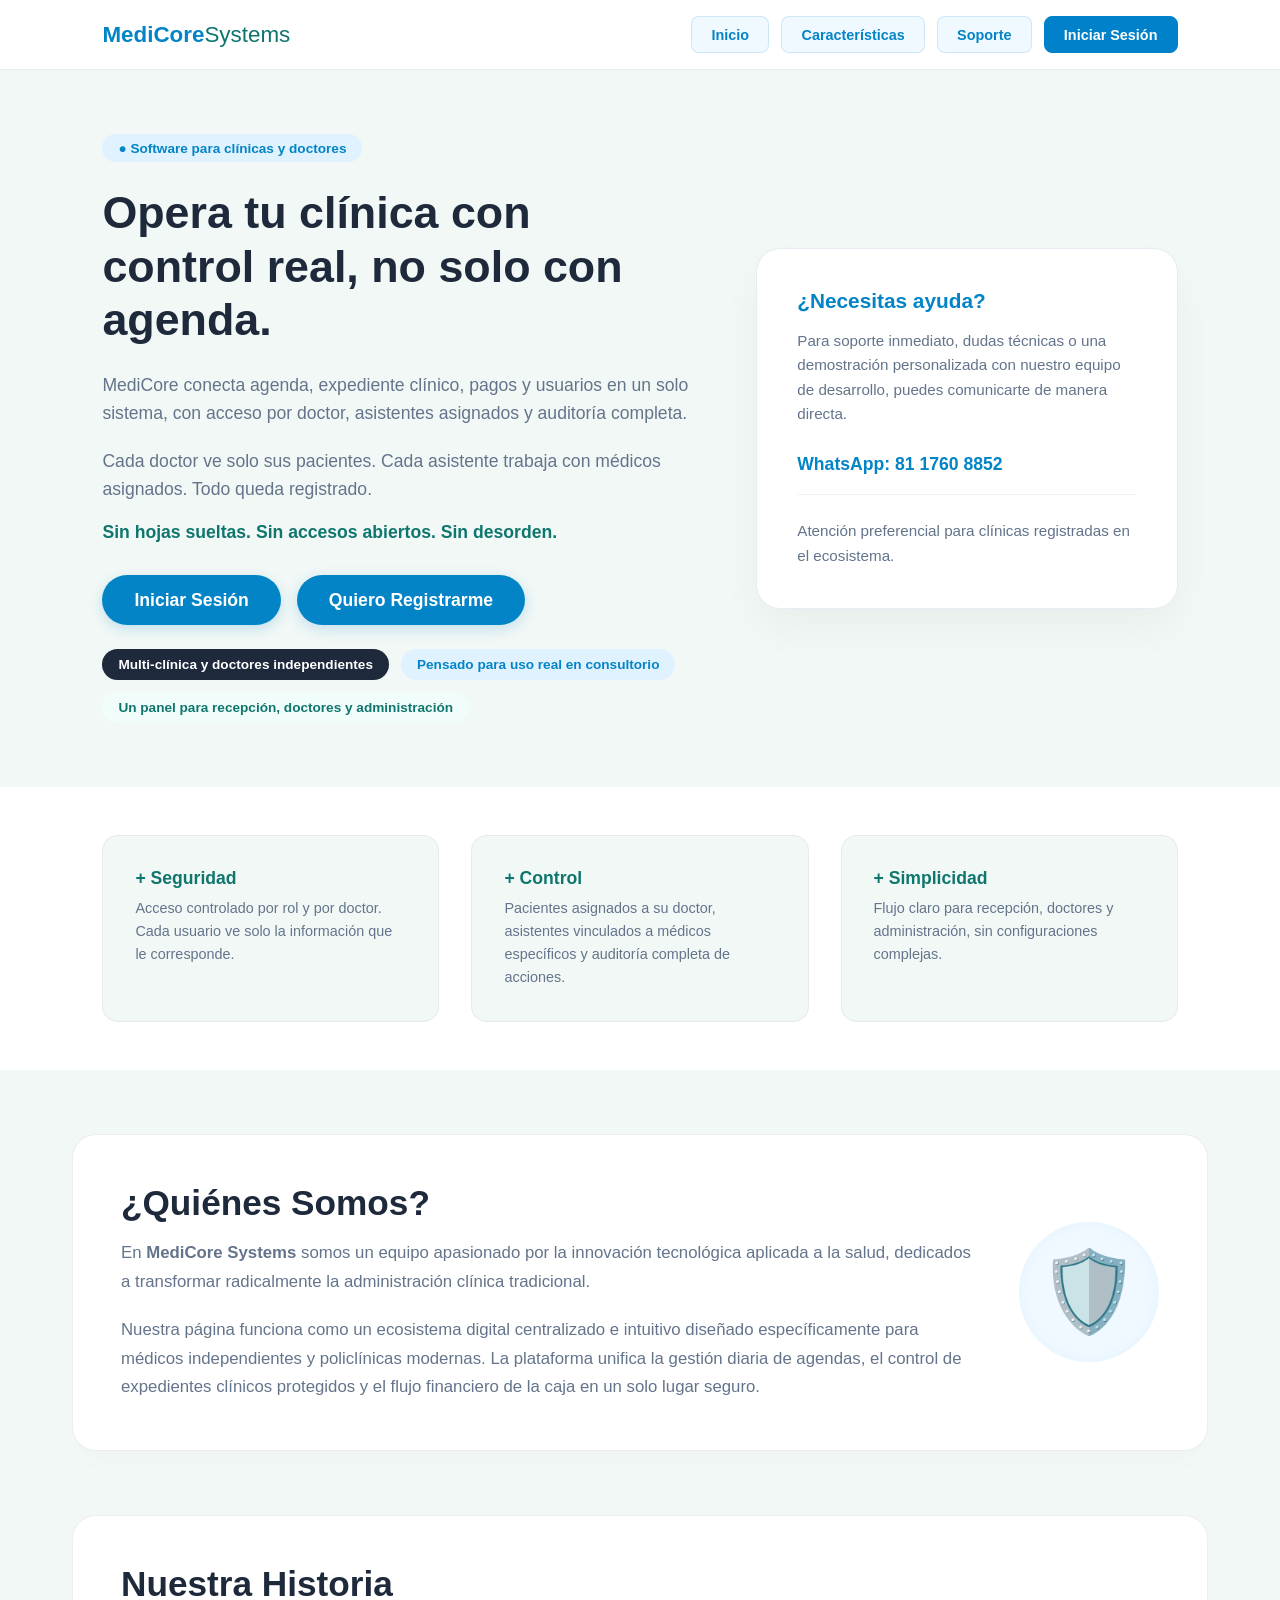
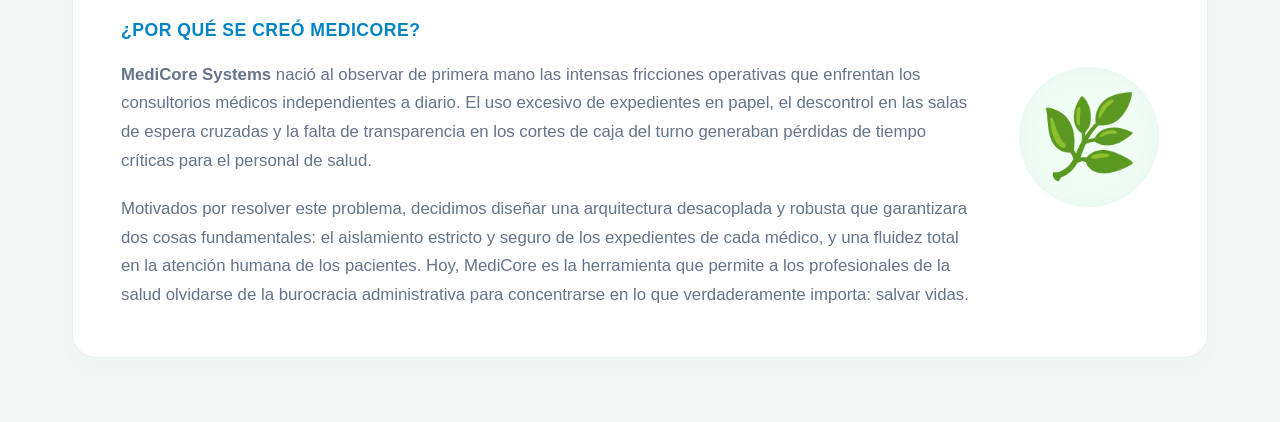
<file: index.html>
<!DOCTYPE html>
<html lang="es">
<head>
    <meta charset="UTF-8">
    <meta name="viewport" content="width=device-width, initial-scale=1.0">
    <title>MediCore Systems - Control Clínico Real</title>
    <link rel="stylesheet" href="Frontend/css/styles.css">
</head>
<body>

    <!-- BARRA DE NAVEGACIÓN SUPERIOR -->
    <header class="main-navbar">
        <div class="nav-logo">
            <strong>MediCore</strong><span>Systems</span>
        </div>
        <!-- En el index.html de la raíz -->
<nav>
    <a href="index.html">Inicio</a>
    <a href="Frontend/caracteristicas.html">Características</a>
    <a href="Frontend/soporte.html">Soporte</a>
    <a href="Frontend/login.html" class="btn-login">Iniciar Sesión</a>
</nav>
    </header>

    <!-- SECCIÓN HERO PRINCIPAL -->
    <div class="hero-overlay-wrapper">
        <main class="hero-container">
            
            <section class="hero-main-content">
                <span class="badge-tag">● Software para clínicas y doctores</span>
                
                <h1>Opera tu clínica con control real, no solo con agenda.</h1>
                
                <p class="hero-description">
                    MediCore conecta agenda, expediente clínico, pagos y usuarios en un solo sistema, 
                     con acceso por doctor, asistentes asignados y auditoría completa.
                </p>
                
                <p class="hero-subdescription">
                    Cada doctor ve solo sus pacientes. Cada asistente trabaja con médicos asignados. 
                    Todo queda registrado.
                </p>
                
                <p class="hero-highlight">
                    <strong>Sin hojas sueltas. Sin accesos abiertos. Sin desorden.</strong>
                </p>

                <!-- ACCIONES PRINCIPALES CORREGIDAS (SIN REPETICIONES) -->
                <div class="cta-actions" style="display: flex; gap: 1rem; align-items: center; margin: 1.5rem 0;">
                    <button class="btn-primary" onclick="location.href='Frontend/login.html'" style="padding: 0.9rem 2rem; font-weight: 700; border-radius: 50px;">Iniciar Sesión</button>
                    <button class="btn-index-register" onclick="location.href='Frontend/registro.html'" style="padding: 0.9rem 2rem; font-weight: 700; border-radius: 50px; background-color: #0284c7; color: white; border: none; cursor: pointer; box-shadow: 0 4px 15px rgba(2, 132, 199, 0.2);">Quiero Registrarme</button>
                </div>

                <div class="features-tags">
                    <span class="tag tag-dark">Multi-clínica y doctores independientes</span>
                    <span class="tag tag-blue">Pensado para uso real en consultorio</span>
                    <span class="tag tag-green">Un panel para recepción, doctores y administración</span>
                </div>
            </section>

            <!-- TARJETA LATERAL DE ATENCIÓN A CLIENTES -->
            <aside class="hero-side-card">
                <h3>¿Necesitas ayuda?</h3>
                <p>Para soporte inmediato, dudas técnicas o una demostración personalizada con nuestro equipo de desarrollo, puedes comunicarte de manera directa.</p>
                <p style="margin: 1rem 0; font-size: 1.1rem; color: #0284c7;"><strong> WhatsApp: 81 1760 8852</strong></p>
                <p class="card-footer-text">Atención preferencial para clínicas registradas en el ecosistema.</p>
            </aside>
            
        </main>
    </div>

    <!-- REJILLA DE CARACTERÍSTICAS CLAVE -->
    <section class="features-grid">
        <div class="feature-card">
            <h4>+ Seguridad</h4>
            <p>Acceso controlado por rol y por doctor. Cada usuario ve solo la información que le corresponde.</p>
        </div>
        <div class="feature-card">
            <h4>+ Control</h4>
            <p>Pacientes asignados a su doctor, asistentes vinculados a médicos específicos y auditoría completa de acciones.</p>
        </div>
        <div class="feature-card">
            <h4>+ Simplicidad</h4>
            <p>Flujo claro para recepción, doctores y administración, sin configuraciones complejas.</p>
        </div>
    </section>

    <!-- ==========================================================================
       SECCIÓN CORPORATIVA: QUIÉNES SOMOS, QUÉ HACEMOS Y NUESTRA HISTORIA
       ========================================================================== -->
    <section class="index-corporate-container">
        
        <!-- Bloque 1: Quiénes Somos -->
        <div class="corporate-card identity-box">
            <div class="corporate-content">
                <h2>¿Quiénes Somos?</h2>
                <p>
                    En <strong>MediCore Systems</strong> somos un equipo apasionado por la innovación tecnológica aplicada a la salud, dedicados a transformar radicalmente la administración clínica tradicional. 
                </p>
                <p>
                    Nuestra página funciona como un ecosistema digital centralizado e intuitivo diseñado específicamente para médicos independientes y policlínicas modernas. La plataforma unifica la gestión diaria de agendas, el control de expedientes clínicos protegidos y el flujo financiero de la caja en un solo lugar seguro.
                </p>
            </div>
            <div class="corporate-icon-graphic">🛡️</div>
        </div>

        <!-- Bloque 2: Nuestra Historia -->
        <div class="corporate-card history-box reverse-layout">
            <div class="corporate-icon-graphic">🌿</div>
            <div class="corporate-content">
                <h2>Nuestra Historia</h2>
                <h3>¿Por qué se creó MediCore?</h3>
                <p>
                    <strong>MediCore Systems</strong> nació al observar de primera mano las intensas fricciones operativas que enfrentan los consultorios médicos independientes a diario. El uso excesivo de expedientes en papel, el descontrol en las salas de espera cruzadas y la falta de transparencia en los cortes de caja del turno generaban pérdidas de tiempo críticas para el personal de salud.
                </p>
                <p>
                    Motivados por resolver este problema, decidimos diseñar una arquitectura desacoplada y robusta que garantizara dos cosas fundamentales: el aislamiento estricto y seguro de los expedientes de cada médico, y una fluidez total en la atención humana de los pacientes. Hoy, MediCore es la herramienta que permite a los profesionales de la salud olvidarse de la burocracia administrativa para concentrarse en lo que verdaderamente importa: salvar vidas.
                </p>
            </div>
        </div>

    </section>

</body>
</html>
</file>
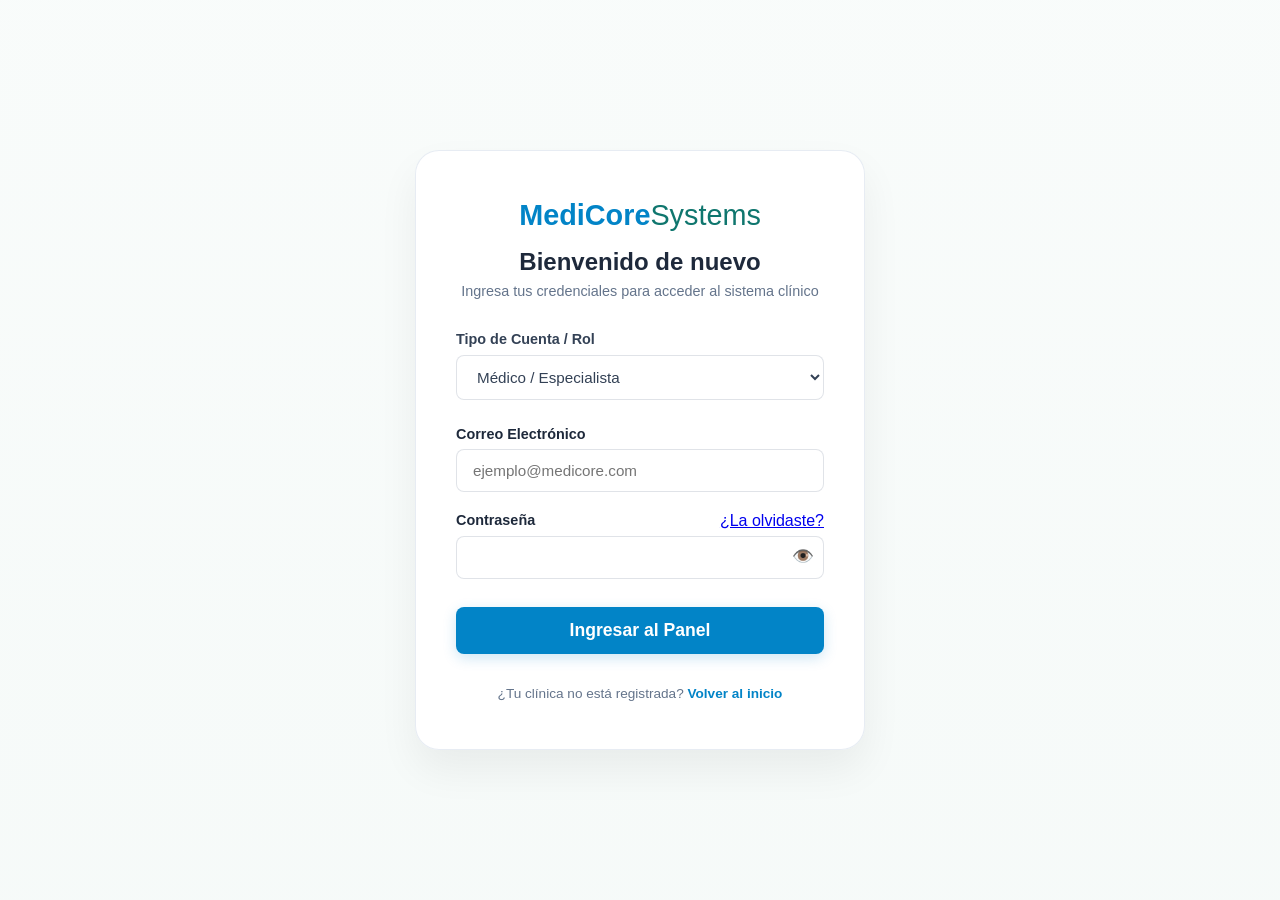
<file: Frontend/login.html>
<!DOCTYPE html>
<html lang="es">
<head>
    <meta charset="UTF-8">
    <meta name="viewport" content="width=device-width, initial-scale=1.0">
    <title>MediCore Systems - Iniciar Sesión</title>
    <!-- Vinculamos el CSS general desde la carpeta superior -->
    <link rel="stylesheet" href="css/styles.css">
</head>
<body class="login-body">

    <!-- Contenedor central del Login -->
    <main class="login-card">
        <div class="login-header">
            <div class="nav-logo">
                <strong>MediCore</strong><span>Systems</span>
            </div>
            <h2>Bienvenido de nuevo</h2>
            <p>Ingresa tus credenciales para acceder al sistema clínico</p>
        </div>

        <!-- Formulario de Acceso -->
        <form class="login-form" action="#" method="POST">
            <div class="form-group">
                <!-- NUEVO: Selector de Rol Clínico -->
                <div class="form-element" style="display: flex; flex-direction: column; gap: 0.5rem; margin-bottom: 1.25rem; text-align: left;">
                    <label for="role" style="font-weight: 600; font-size: 0.9rem; color: #334155;">Tipo de Cuenta / Rol</label>
                    <select id="role" style="padding: 0.75rem 1rem; border: 1px solid rgba(100, 116, 139, 0.2); border-radius: 8px; font-size: 0.95rem; background-color: #ffffff; color: #334155; width: 100%; box-sizing: border-box; cursor: pointer;">
                        <option value="medico"> Médico / Especialista</option>
                        <option value="admin"> Administrador (Dueño)</option>
                        <option value="finanzas"> Control de Caja y Finanzas</option>
                    </select>
                </div>
                <label for="email">Correo Electrónico</label>
                <input type="email" id="email" name="email" placeholder="ejemplo@medicore.com" required>
            </div>

            <div class="form-group">
                <div style="display: flex; justify-content: space-between;">
                    <label for="loginPassword">Contraseña</label>
                    <a href="#" class="forgot-link">¿La olvidaste?</a>
                </div>
                
                <!-- Contenedor relativo para posicionar el botón encima del input -->
                <div style="position: relative; width: 100%;">
                    <input 
                        type="password" 
                        id="loginPassword" 
                        minlength="8" 
                        pattern="^(?=.*[a-z])(?=.*[A-Z])(?=.*\d)[A-Za-z\d]{8,}$"
                        title="La contraseña debe tener al menos 8 caracteres, incluir letras mayúsculas, minúsculas y números, sin espacios ni caracteres especiales."
                        required
                        style="width: 100%; padding-right: 40px; box-sizing: border-box;"
                    >
                    <!-- Botón del ojo interactivo -->
                    <button type="button" id="btnTogglePassword" style="position: absolute; right: 10px; top: 50%; transform: translateY(-50%); background: none; border: none; cursor: pointer; font-size: 1.1rem; padding: 0; line-height: 1;">
                        👁️
                    </button>
                </div>
                
                <!-- Contenedor dinámico para mostrar el error de validación -->
                <div id="errorPassword" style="color: #ef4444; font-size: 0.8rem; margin-top: 4px; display: none;"></div>
            </div>

            <!-- Botón de Entrada Interactiva -->
            <button type="submit" class="btn-primary btn-login-submit">Ingresar al Panel</button>
        </form>

        <div class="login-footer">
            <p>¿Tu clínica no está registrada? <a href="../index.html">Volver al inicio</a></p>
        </div>
    </main>
    
    <script src="js/login.js"></script>

</body>
</html>
</file>
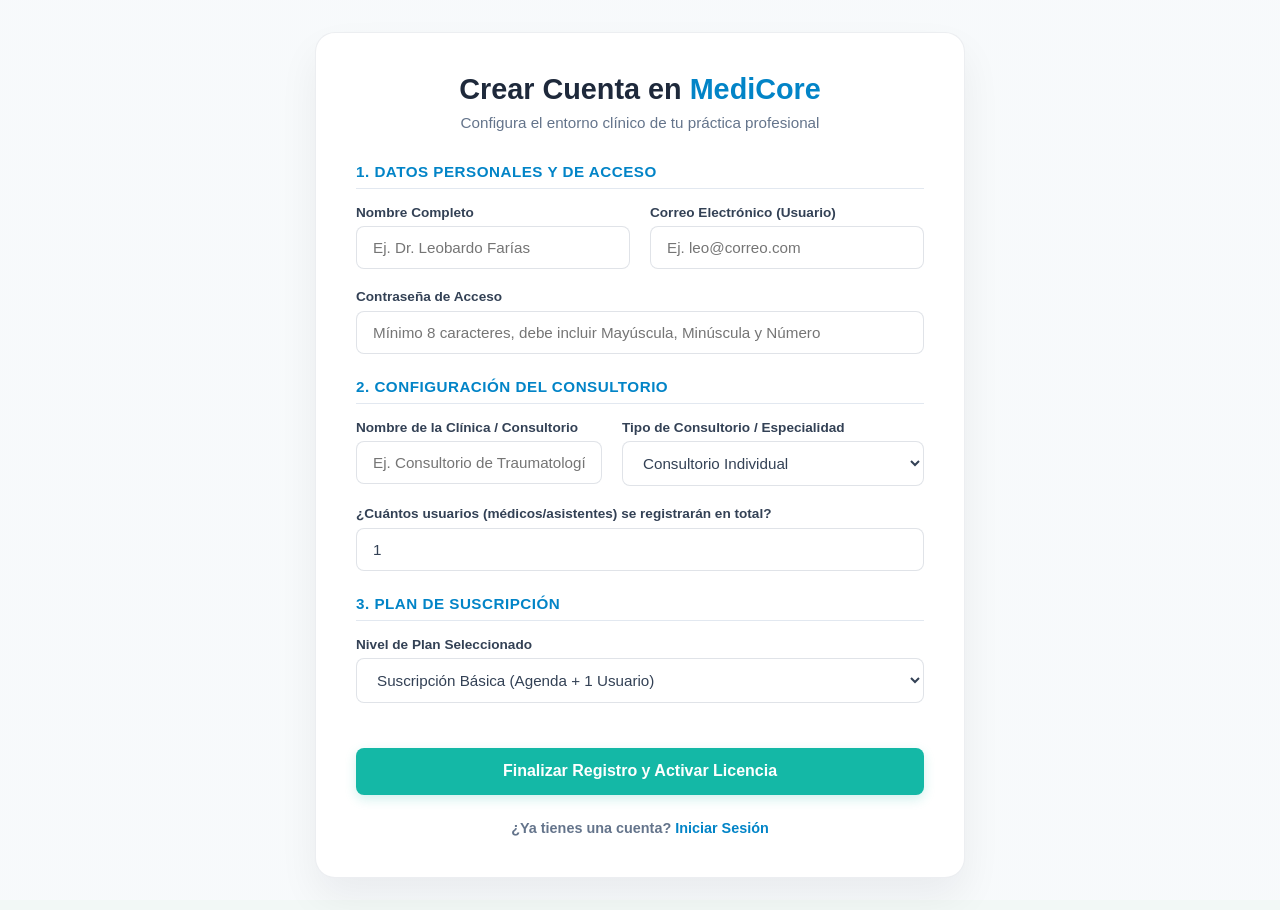
<file: Frontend/registro.html>
<!DOCTYPE html>
<html lang="es">
<head>
    <meta charset="UTF-8">
    <meta name="viewport" content="width=device-width, initial-scale=1.0">
    <title>MediCore Systems - Registro de Suscripción</title>
    <link rel="stylesheet" href="css/styles.css">
</head>
<body class="register-body">

    <!-- Capa difuminada de fondo opcional si tu CSS base la requiere, el fondo ya maneja la imagen tenue -->
    <div class="register-card">
        
        <!-- Encabezado corporativo (Textos centrados) -->
        <div class="register-header">
            <h1>Crear Cuenta en <span class="brand-blue">MediCore</span></h1>
            <p>Configura el entorno clínico de tu práctica profesional</p>
        </div>

        <form id="formRegistroCompleto">
            
            <!-- SECCIÓN 1: DATOS DE ACCESO -->
            <h3 class="section-title">1. Datos Personales y de Acceso</h3>
            <div class="register-form-grid">
                <div class="form-group-block">
                    <label>Nombre Completo</label>
                    <input type="text" id="regNombre" placeholder="Ej. Dr. Leobardo Farías" required>
                </div>
                <div class="form-group-block">
                    <label>Correo Electrónico (Usuario)</label>
                    <input type="email" id="regUsuario" placeholder="Ej. leo@correo.com" required>
                </div>
            </div>
            
            <!-- Campo de Contraseña integrado de manera limpia en la misma estructura del formulario -->
            <div class="form-group-block single-row-input" style="margin-top: 15px;">
                <label>Contraseña de Acceso</label>
                <input type="password" id="regPassword" placeholder="Mínimo 8 caracteres, debe incluir Mayúscula, Minúscula y Número" required>
            </div>

            <!-- SECCIÓN 2: DATOS DEL CONSULTORIO -->
            <h3 class="section-title">2. Configuración del Consultorio</h3>
            <div class="register-form-grid">
                <div class="form-group-block">
                    <label>Nombre de la Clínica / Consultorio</label>
                    <input type="text" id="regConsultorio" placeholder="Ej. Consultorio de Traumatología Norte" required>
                </div>
                <div class="form-group-block">
                    <label>Tipo de Consultorio / Especialidad</label>
                    <select id="regTipoConsultorio">
                        <option value="individual">Consultorio Individual</option>
                        <option value="policlinica">Policlínica / Especialidades Múltiples</option>
                        <option value="dental">Clínica Dental</option>
                        <option value="general">Centro de Atención Primaria</option>
                        <option value="general">Clínica de psicología</option>
                        <option value="general">Otro</option>
                    </select>
                </div>
            </div>

            <div class="form-group-block single-row-input">
                <label>¿Cuántos usuarios (médicos/asistentes) se registrarán en total?</label>
                <input type="number" id="regCantidadUsuarios" min="1" max="50" value="1" required>
            </div>

            <!-- SECCIÓN 3: PLAN DE SUSCRIPCIÓN -->
            <h3 class="section-title">3. Plan de Suscripción</h3>
            <div class="form-group-block single-row-input">
                <label>Nivel de Plan Seleccionado</label>
                <select id="regPlan">
                    <option value="basica">Suscripción Básica (Agenda + 1 Usuario)</option>
                    <option value="avanzada">Suscripción Avanzada (Agenda + Expedientes + 5 Usuarios)</option>
                    <option value="completa">Suscripción Completa (Todo incluido ilimitado + Control de Caja)</option>
                </select>
            </div>

            <!-- Botones de Acción con Iluminación Premium -->
            <button type="submit" class="btn-register-submit" style="margin-top: 25px;">Finalizar Registro y Activar Licencia</button>
            
            <div class="register-footer-links">
                <a href="login.html">¿Ya tienes una cuenta? <span class="login-span">Iniciar Sesión</span></a>
            </div>
        </form>

    </div>

    <script src="js/registro_control.js"></script>
</body>
</html>
</file>
<file: Frontend/css/styles.css>
/* ==========================================================================
   1. VARIABLES DE COLOR (PALETA AZUL CLARO Y VERDE MENTA)
   ========================================================================== */
:root {
    --bg-light: #f2f8f6;       /* Fondo general verde menta extremadamente pálido */
    --text-main: #1e293b;      /* Azul pizarra oscuro para textos principales */
    --text-muted: #64748b;    /* Gris azulado para descripciones */
    
    --blue-light: #e0f2fe;     /* Azul claro para fondos secundarios */
    --blue-brand: #0284c7;     /* Azul principal (Cielo/Océano) */
    --blue-hover: #0369a1;     /* Azul oscuro de respaldo */
    
    --menta-brand: #2dd4bf;    /* Verde menta brillante para acentos e interactividad */
    --menta-light: #f0fdfa;    /* Fondo suave verde menta */
    --menta-text: #0f766e;     /* Verde menta oscuro para textos legibles */
    
    --border-card: rgba(226, 232, 240, 0.8);
}

/* ==========================================================================
   2. ESTILOS GLOBALES
   ========================================================================== */
* {
    margin: 0;
    padding: 0;
    box-sizing: border-box;
    font-family: 'Segoe UI', Tahoma, Geneva, Verdana, sans-serif;
}

body {
    background-color: var(--bg-light);
    color: var(--text-main);
    min-height: 100vh;
    display: flex;
    flex-direction: column;
}

/* ==========================================================================
   3. MENÚ SUPERIOR (NAVBAR)
   ========================================================================== */
.main-navbar {
    background-color: rgba(255, 255, 255, 0.95);
    backdrop-filter: blur(10px); /* Efecto esmerilado moderno */
    border-bottom: 1px solid var(--border-card);
    display: flex;
    justify-content: space-between;
    align-items: center;
    padding: 1rem 8%;
    position: sticky;
    top: 0;
    z-index: 100;
}

.nav-logo {
    font-size: 1.4rem;
    color: var(--blue-brand);
}

.nav-logo span {
    color: var(--menta-text);
    font-weight: 300;
}

.nav-links {
    display: flex;
    align-items: center;
    gap: 2rem;
}

.nav-links a {
    text-decoration: none;
    color: var(--text-muted);
    font-weight: 500;
    transition: color 0.2s ease;
}

.nav-links a:hover, .nav-links a.active {
    color: var(--blue-brand);
}

/* Botón transparente del menú superior */
.btn-nav-login {
    background-color: transparent;
    color: var(--blue-brand);
    border: 2px solid var(--blue-brand);
    padding: 0.5rem 1.2rem;
    font-weight: 600;
    border-radius: 6px;
    cursor: pointer;
    transition: all 0.3s ease; /* Transición suave */
}

/* Hover del botón del menú: Cambia a verde menta sólido con texto oscuro */
.btn-nav-login:hover {
    background-color: var(--menta-brand);
    border-color: var(--menta-brand);
    color: #1e293b;
    box-shadow: 0 4px 12px rgba(45, 212, 191, 0.3);
}

/* ==========================================================================
   4. CONTENEDOR CON IMAGEN DE FONDO CLÍNICO (OPACIDAD AJUSTADA)
   ========================================================================== */
.hero-overlay-wrapper {
    /* Fondo optimizado para que la imagen del consultorio se vea clara y nítida */
    background: linear-gradient(rgba(242, 248, 246, 0.35), rgba(242, 248, 246, 0.5)), 
                url('https://images.unsplash.com/photo-1629909613654-28e377c37b09?auto=format&fit=crop&w=1920&q=80') no-repeat center center/cover;
    padding: 4rem 8%;
    flex-grow: 1;
    display: flex;
    align-items: center;
}

.hero-container {
    display: grid;
    grid-template-columns: 1.4fr 1fr;
    gap: 4rem;
    align-items: center;
    width: 100%;
}

@media (max-width: 968px) {
    .hero-container {
        grid-template-columns: 1fr;
        gap: 2.5rem;
    }
}

/* ==========================================================================
   5. SECCIÓN IZQUIERDA (CONTENIDO)
   ========================================================================== */
.hero-main-content h1 {
    font-size: 2.8rem;
    font-weight: 700;
    line-height: 1.2;
    margin: 1.5rem 0;
    color: var(--text-main);
}

.badge-tag {
    display: inline-block;
    background-color: var(--blue-light);
    color: var(--blue-brand);
    padding: 0.4rem 1rem;
    border-radius: 20px;
    font-size: 0.85rem;
    font-weight: 600;
}

.hero-description, .hero-subdescription {
    font-size: 1.1rem;
    color: var(--text-muted);
    line-height: 1.6;
    margin-bottom: 1.2rem;
}

.hero-highlight {
    font-size: 1.1rem;
    margin-bottom: 2rem;
    color: var(--menta-text);
}

.cta-actions {
    display: flex;
    align-items: center;
    gap: 1.5rem;
    margin-bottom: 1.5rem;
    flex-wrap: wrap;
}

/* Botón principal de la sección izquierda */
.btn-primary {
    background-color: var(--blue-brand);
    color: #ffffff;
    border: none;
    padding: 0.9rem 2rem;
    font-size: 1.1rem;
    font-weight: 600;
    border-radius: 8px;
    cursor: pointer;
    box-shadow: 0 4px 14px rgba(2, 132, 199, 0.2);
    transition: all 0.3s ease; /* Transición suave */
}

/* Hover del botón principal: Cambia dinámicamente a verde menta brillante */
.btn-primary:hover {
    background-color: var(--menta-brand);
    color: #1e293b; /* Texto oscuro para perfecto contraste */
    transform: translateY(-2px); /* Efecto de elevación */
    box-shadow: 0 6px 18px rgba(45, 212, 191, 0.4);
}

.cta-info {
    font-size: 1rem;
    color: var(--text-muted);
}

.provider-link {
    font-size: 0.85rem;
    color: var(--text-muted);
    margin-bottom: 2.5rem;
}

.provider-link a {
    color: var(--blue-brand);
}

.features-tags {
    display: flex;
    gap: 0.75rem;
    flex-wrap: wrap;
}

.tag {
    padding: 0.5rem 1rem;
    border-radius: 20px;
    font-size: 0.85rem;
    font-weight: 600;
}

.tag-dark { background-color: #1e293b; color: #ffffff; }
.tag-blue { background-color: var(--blue-light); color: var(--blue-brand); }
.tag-green { background-color: var(--menta-light); color: var(--menta-text); }

/* ==========================================================================
   6. TARJETA DE ACCESO LATERAL
   ========================================================================== */
.hero-side-card {
    background-color: rgba(255, 255, 255, 0.9);
    border: 1px solid var(--border-card);
    border-radius: 24px;
    padding: 2.5rem;
    box-shadow: 0 20px 40px rgba(0, 0, 0, 0.04);
    backdrop-filter: blur(5px);
}

.hero-side-card h3 {
    font-size: 1.3rem;
    font-weight: 700;
    margin-bottom: 1rem;
    color: var(--blue-brand);
}

.hero-side-card p {
    font-size: 0.95rem;
    color: var(--text-muted);
    line-height: 1.6;
    margin-bottom: 1.5rem;
}

.blue-link {
    color: var(--blue-brand);
    font-weight: 600;
}

.card-footer-text {
    margin-bottom: 0 !important;
    border-top: 1px solid rgba(0, 0, 0, 0.05);
    padding-top: 1.5rem;
}

/* ==========================================================================
   7. CUADRÍCULA INFERIOR (TARJETAS DE ATRIBUTOS)
   ========================================================================== */
.features-grid {
    display: grid;
    grid-template-columns: repeat(3, 1fr);
    gap: 2rem;
    padding: 3rem 8%;
    background-color: #ffffff; /* Genera contraste absoluto con el contenedor del fondo */
}

@media (max-width: 768px) {
    .features-grid {
        grid-template-columns: 1fr;
    }
}

.feature-card {
    background-color: var(--bg-light);
    border: 1px solid var(--border-card);
    border-radius: 16px;
    padding: 2rem;
    transition: transform 0.2s ease;
}

.feature-card:hover {
    transform: translateY(-5px); /* Animación sutil al pasar el cursor */
}

.feature-card h4 {
    font-size: 1.1rem;
    font-weight: 700;
    margin-bottom: 0.5rem;
    color: var(--menta-text); /* El signo "+" se destaca en tono menta oscuro */
}

.feature-card p {
    font-size: 0.9rem;
    color: var(--text-muted);
    line-height: 1.6;
}

/* ==========================================================================
   8. OPTIMIZACIÓN RESPONSIVA ADICIONAL PARA MÓVILES (PANTALLAS CHICAS)
   ========================================================================== */
@media (max-width: 600px) {
    /* Ajustes en la barra de navegación para que no se sature */
    .main-navbar {
        padding: 1rem 5%; /* Menos espacio a los lados en celulares */
        flex-direction: column; /* Alinea el logo arriba y el botón abajo si es necesario */
        gap: 0.8rem;
    }

    /* Ocultamos los enlaces de texto secundarios en celular para evitar desbordes */
    .nav-links a {
        display: none; 
    }

    /* Hacemos que el botón de login ocupe un espacio cómodo */
    .btn-nav-login {
        padding: 0.4rem 1rem;
        font-size: 0.9rem;
    }

    /* Ajustes en el texto principal para que no se vea gigante en pantallas chicas */
    .hero-overlay-wrapper {
        padding: 2.5rem 5%;
    }

    .hero-main-content h1 {
        font-size: 2rem; /* Tamaño de letra más adecuado para teléfonos */
        margin: 1rem 0;
    }

    /* Los botones y textos de llamada a la acción se centran o apilan */
    .cta-actions {
        flex-direction: column;
        align-items: stretch;
        gap: 1rem;
    }

    .btn-primary {
        width: 100%; /* El botón ocupa todo el ancho del celular, siendo más fácil de presionar */
        text-align: center;
    }

    .cta-info {
        text-align: center;
        font-size: 0.9rem;
    }

    /* Tarjeta lateral se ajusta al espacio disponible */
    .hero-side-card {
        padding: 1.5rem;
        border-radius: 16px;
    }

    /* Tarjetas de calidad inferiores */
    .features-grid {
        padding: 2rem 5%;
        gap: 1.5rem;
    }
}

/* ==========================================================================
   9. ESTILOS ESPECÍFICOS PARA LA PANTALLA DE LOGIN
   ========================================================================== */
.login-body {
    background: linear-gradient(rgba(242, 248, 246, 0.5), rgba(242, 248, 246, 0.7)), 
                url('https://images.unsplash.com/photo-1629909613654-28e377c37b09?auto=format&fit=crop&w=1920&q=80') no-repeat center center/cover;
    display: flex;
    justify-content: center;
    align-items: center;
    padding: 2rem;
    min-height: 100vh;
}

.login-card {
    background-color: rgba(255, 255, 255, 0.95);
    backdrop-filter: blur(8px);
    border: 1px solid var(--border-card);
    border-radius: 24px;
    padding: 3rem 2.5rem;
    width: 100%;
    max-width: 450px;
    box-shadow: 0 20px 40px rgba(0, 0, 0, 0.06);
}

.login-header {
    text-align: center;
    margin-bottom: 2rem;
}

.login-header .nav-logo {
    font-size: 1.8rem;
    margin-bottom: 1rem;
}

.login-header h2 {
    font-size: 1.5rem;
    font-weight: 700;
    color: var(--text-main);
    margin-bottom: 0.4rem;
}

.login-header p {
    font-size: 0.9rem;
    color: var(--text-muted);
}

/* Campos de entrada de datos (Inputs) */
.login-form {
    display: flex;
    flex-direction: column;
    gap: 1.25rem;
}

.form-group {
    display: flex;
    flex-direction: column;
    gap: 0.4rem;
}

.form-group label {
    font-size: 0.9rem;
    font-weight: 600;
    color: var(--text-main);
}

.password-label-row {
    display: flex;
    justify-content: space-between;
    align-items: center;
}

.forgot-password {
    font-size: 0.8rem;
    color: var(--blue-brand);
    text-decoration: none;
    font-weight: 500;
}

.forgot-password:hover {
    text-decoration: underline;
}

.login-form input {
    background-color: #ffffff;
    border: 1px solid rgba(100, 116, 139, 0.2);
    border-radius: 8px;
    padding: 0.75rem 1rem;
    font-size: 0.95rem;
    color: var(--text-main);
    transition: all 0.2s ease;
}

/* Foco interactivo con el azul de la marca */
.login-form input:focus {
    outline: none;
    border-color: var(--blue-brand);
    box-shadow: 0 0 0 3px rgba(2, 132, 199, 0.15);
}

/* Modificación del botón para abarcar todo el formulario */
.btn-login-submit {
    width: 100%;
    margin-top: 0.5rem;
    padding: 0.8rem;
}

.login-footer {
    text-align: center;
    margin-top: 2rem;
    font-size: 0.85rem;
    color: var(--text-muted);
}

.login-footer a {
    color: var(--blue-brand);
    text-decoration: none;
    font-weight: 600;
}

.login-footer a:hover {
    text-decoration: underline;
}

/* Ajuste responsivo para celulares muy pequeños */
@media (max-width: 480px) {
    .login-card {
        padding: 2rem 1.5rem;
    }
}

/* ==========================================================================
   10. ESTILOS ESPECÍFICOS PARA EL DASHBOARD PRINCIPAL
   ========================================================================== */
.dashboard-body {
    background-color: #f8fafc; /* Fondo gris claro clínico muy limpio */
    min-height: 100vh;
    display: block;
}

.dashboard-wrapper {
    display: grid;
    grid-template-columns: 260px 1fr; /* Columna fija para el menú, el resto para contenido */
    min-height: 100vh;
    width: 100%;
}

/* --- BARRA LATERAL (SIDEBAR) --- */
.dashboard-sidebar {
    background-color: #ffffff;
    border-right: 1px solid var(--border-card);
    display: flex;
    flex-direction: column;
    justify-content: space-between;
    padding: 2rem 1.5rem;
    position: sticky;
    top: 0;
    height: 100vh;
}

.sidebar-logo {
    font-size: 1.3rem;
    color: var(--blue-brand);
    margin-bottom: 3rem;
    padding-left: 0.5rem;
}
.sidebar-logo span {
    color: var(--menta-text);
    font-weight: 300;
}

.sidebar-menu {
    display: flex;
    flex-direction: column;
    gap: 0.5rem;
    flex-grow: 1;
}

.menu-item {
    display: flex;
    align-items: center;
    gap: 1rem;
    text-decoration: none;
    color: var(--text-muted);
    font-weight: 500;
    padding: 0.8rem 1rem;
    border-radius: 10px;
    transition: all 0.2s ease;
}

/* Estado activo e interactivo del menú lateral usando la paleta menta/azul */
.menu-item:hover {
    background-color: var(--bg-light);
    color: var(--blue-brand);
}

.menu-item.active {
    background-color: var(--blue-light);
    color: var(--blue-brand);
    font-weight: 600;
}

/* Footer del Sidebar con datos de usuario */
.sidebar-user-footer {
    display: flex;
    align-items: center;
    gap: 0.75rem;
    border-top: 1px solid var(--border-card);
    padding-top: 1.5rem;
}

.user-avatar {
    background-color: var(--menta-brand);
    color: #1e293b;
    width: 40px;
    height: 40px;
    border-radius: 50%;
    display: flex;
    align-items: center;
    justify-content: center;
    font-weight: 600;
    font-size: 0.9rem;
}

.user-info {
    flex-grow: 1;
    overflow: hidden;
}

.user-name {
    font-size: 0.85rem;
    font-weight: 600;
    color: var(--text-main);
    white-space: nowrap;
    text-overflow: ellipsis;
    overflow: hidden;
}

.user-role {
    font-size: 0.75rem;
    color: var(--text-muted);
}

.btn-logout {
    background: none;
    border: none;
    cursor: pointer;
    font-size: 1.1rem;
    padding: 0.2rem;
    border-radius: 6px;
    transition: background-color 0.2s ease;
}
.btn-logout:hover {
    background-color: #fee2e2; /* Destello rojo suave al salir */
}

/* --- CONTENIDO PRINCIPAL --- */
.dashboard-main-content {
    padding: 2.5rem 3rem;
    display: flex;
    flex-direction: column;
    gap: 2rem;
}

.content-header {
    display: flex;
    justify-content: space-between;
    align-items: center;
    border-bottom: 1px solid var(--border-card);
    padding-bottom: 1.5rem;
}

.content-header h1 {
    font-size: 1.75rem;
    font-weight: 700;
    color: var(--text-main);
}

.current-date {
    font-size: 0.9rem;
    color: var(--text-muted);
}

.btn-add-appointment {
    padding: 0.6rem 1.5rem;
    font-size: 0.95rem;
}

/* Área interior de las vistas */
.view-container {
    display: flex;
    flex-direction: column;
    gap: 2rem;
}

.welcome-box {
    background-color: #ffffff;
    border: 1px solid var(--border-card);
    border-radius: 16px;
    padding: 2rem;
}

.welcome-box h2 {
    font-size: 1.3rem;
    color: var(--blue-brand);
    margin-bottom: 0.5rem;
}

.welcome-box p {
    color: var(--text-muted);
    font-size: 0.95rem;
    line-height: 1.5;
}

/* Cuadrícula de tarjetas informativas */
.dashboard-summary-cards {
    display: grid;
    grid-template-columns: repeat(auto-fit, minmax(220px, 1fr));
    gap: 1.5rem;
}

.summary-card {
    background-color: #ffffff;
    border: 1px solid var(--border-card);
    border-radius: 14px;
    padding: 1.5rem;
    box-shadow: 0 4px 12px rgba(0,0,0,0.01);
}

.summary-card h3 {
    font-size: 1.8rem;
    font-weight: 700;
    margin-bottom: 0.25rem;
}

.summary-card p {
    font-size: 0.85rem;
    color: var(--text-muted);
    font-weight: 500;
}

.text-blue h3 { color: var(--blue-brand); }
.text-green h3 { color: var(--menta-text); }
.text-dark h3 { color: var(--text-main); }

/* --- ADAPTABILIDAD DEL DASHBOARD --- */
@media (max-width: 900px) {
    .dashboard-wrapper {
        grid-template-columns: 1fr; /* El menú se puede colapsar o reordenar en tablet */
    }
    .dashboard-sidebar {
        height: auto;
        position: relative;
        padding: 1.5rem;
    }
    .dashboard-main-content {
        padding: 1.5rem;
    }
}

/* ==========================================================================
   11. DISEÑO DE LA TABLA DE AGENDA DIARIA
   ========================================================================== */
.table-card {
    background-color: #ffffff;
    border: 1px solid var(--border-card);
    border-radius: 16px;
    padding: 2rem;
    box-shadow: 0 4px 12px rgba(0, 0, 0, 0.01);
}

.table-header-row {
    margin-bottom: 1.5rem;
}

.table-header-row h2 {
    font-size: 1.25rem;
    font-weight: 700;
    color: var(--text-main);
}

.table-subtitle {
    font-size: 0.85rem;
    color: var(--text-muted);
}

/* Envoltura para permitir scroll horizontal si se visualiza en celulares */
.table-responsive-wrapper {
    width: 100%;
    overflow-x: auto;
}

.agenda-table {
    width: 100%;
    border-collapse: collapse;
    text-align: left;
    font-size: 0.95rem;
}

.agenda-table th {
    background-color: #f8fafc;
    color: var(--text-muted);
    font-weight: 600;
    padding: 1rem;
    border-bottom: 2px solid var(--border-card);
}

.agenda-table td {
    padding: 1.2rem 1rem;
    border-bottom: 1px solid var(--border-card);
    color: #334155;
}

.agenda-table tr:last-child td {
    border-bottom: none; /* Elimina la línea en la última fila */
}

/* Resalte sutil al pasar el mouse por las filas */
.agenda-table tr:hover td {
    background-color: #fafafa;
}

.time-cell {
    font-weight: 700;
    color: var(--blue-brand) !important;
}

.agenda-table small {
    color: var(--text-muted);
    font-size: 0.8rem;
}

/* --- ETIQUETAS DE ESTADO (BADGES) --- */
.status-badge {
    display: inline-block;
    padding: 0.35rem 0.75rem;
    border-radius: 20px;
    font-size: 0.8rem;
    font-weight: 600;
    text-align: center;
}

.status-success {
    background-color: var(--menta-light);
    color: var(--menta-text);
}

.status-warning {
    background-color: #fef3c7; /* Amarillo suave */
    color: #d97706;            /* Ámbar oscuro legible */
}

.status-info {
    background-color: var(--blue-light);
    color: var(--blue-brand);
}

/* --- BOTONES DE ACCIONES DENTRO DE LA TABLA --- */
.btn-table-action {
    background-color: transparent;
    border: 1px solid rgba(100, 116, 139, 0.2);
    color: var(--text-muted);
    padding: 0.4rem 0.9rem;
    font-size: 0.85rem;
    font-weight: 600;
    border-radius: 6px;
    cursor: pointer;
    transition: all 0.2s ease;
}

.btn-table-action:hover {
    background-color: #f1f5f9;
    color: var(--text-main);
}

/* Botón llamativo "Llamar" en verde menta para el paciente en espera */
.btn-action-highlight {
    background-color: var(--menta-brand);
    border-color: var(--menta-brand);
    color: #1e293b;
}

.btn-action-highlight:hover {
    background-color: #14b8a6; /* Tono menta ligeramente más fuerte */
    color: #ffffff;
}

/* ==========================================================================
   12. RESPONSIVO AVANZADO: MENÚ DESLIZABLE DESDE LA IZQUIERDA Y TABLA TÁCTIL
   ========================================================================== */

/* Botones de control ocultos por defecto en computadoras */
.btn-toggle-hamburger, .btn-close-sidebar, .sidebar-overlay {
    display: none;
}

@media (max-width: 900px) {
    /* Reajuste de la rejilla principal para colapsar */
    .dashboard-wrapper {
        grid-template-columns: 1fr;
    }

    /* --- SIDEBAR OCULTO A LA IZQUIERDA POR DEFECTO --- */
.dashboard-sidebar {
    position: fixed;
    top: 0;
    left: -280px; /* Escondido fuera de la pantalla */
    width: 260px;
    height: 100vh;
    z-index: 200;
    
    /* MEJORA VISUAL: Sombreado más profundo y premium */
    box-shadow: 10px 0 30px rgba(15, 23, 42, 0.15); 
    
    /* MEJORA VISUAL: Transición ultra fluida con cubic-bezier (efecto app nativa) */
    transition: left 0.4s cubic-bezier(0.25, 1, 0.5, 1); 
}

/* Clase de activación cuando se abre el menú */
.dashboard-sidebar.open {
    left: 0; 
}

/* Fondo oscuro traslúcido mejorado */
.sidebar-overlay {
    display: block;
    position: fixed;
    top: 0;
    left: 0;
    width: 100vw;
    height: 100vh;
    background-color: rgba(15, 23, 42, 0.3); /* Un tono gris oscuro más estético */
    
    /* MEJORA VISUAL: Filtro de desenfoque para el contenido de atrás */
    backdrop-filter: blur(4px); 
    
    z-index: 150;
    opacity: 0;
    pointer-events: none;
    transition: opacity 0.4s ease;
}

/* Capa oscura activa */
.sidebar-overlay.open {
    opacity: 1;
    pointer-events: auto;
}

    /* Clase de activación que inyecta JavaScript al dar clic en la hamburguesa */
    .dashboard-sidebar.open {
        left: 0; /* Aparece en pantalla completa desde la izquierda */
    }

    .sidebar-top-wrapper {
        display: flex;
        justify-content: space-between;
        align-items: center;
        margin-bottom: 2rem;
    }

    .sidebar-logo {
        margin-bottom: 0; /* Alineación limpia */
    }

    /* Botón X para cerrar el menú */
    .btn-close-sidebar {
        display: block;
        background: none;
        border: none;
        font-size: 1.2rem;
        color: var(--text-muted);
        cursor: pointer;
        padding: 0.5rem;
    }

    /* Fondo oscuro traslúcido para dar enfoque al menú en móviles */
    .sidebar-overlay {
        display: block;
        position: fixed;
        top: 0;
        left: 0;
        width: 100vw;
        height: 100vh;
        background-color: rgba(30, 41, 59, 0.4);
        backdrop-filter: blur(2px);
        z-index: 150;
        opacity: 0;
        pointer-events: none;
        transition: opacity 0.3s ease;
    }

    .sidebar-overlay.open {
        opacity: 1;
        pointer-events: auto;
    }

    /* --- BARRA SUPERIOR FIJA EN MÓVIL --- */
    .content-header {
        flex-direction: row; /* Mantiene los elementos principales arriba */
        justify-content: space-between;
        align-items: center;
        padding-bottom: 1rem;
        gap: 1rem;
    }

    .header-left-block {
        display: flex;
        align-items: center;
        gap: 1rem;
    }

    /* Botón de tres líneas (Hamburguesa) visible */
    .btn-toggle-hamburger {
        display: block;
        background-color: var(--blue-light);
        color: var(--blue-brand);
        border: none;
        font-size: 1.4rem;
        padding: 0.5rem 0.8rem;
        border-radius: 8px;
        cursor: pointer;
    }

    .dashboard-main-content {
        padding: 1.5rem 1rem;
    }

    .content-header h1 {
        font-size: 1.4rem; /* Texto más balanceado para teléfonos */
    }

    /* --- OPTIMIZACIÓN DE DESLIZAMIENTO DE LA AGENDA --- */
    .table-card {
        padding: 1.25rem 1rem;
    }

    .table-responsive-wrapper {
        overflow-x: auto; /* Permite arrastrar la tabla a los lados */
        margin-top: 1rem;
        -webkit-overflow-scrolling: touch; /* Scroll ultra-suave en iOS/Android */
    }

    .agenda-table th, .agenda-table td {
        padding: 0.8rem 0.75rem; /* Compacta las celdas para mayor visibilidad al arrastrar */
        white-space: nowrap; /* Evita que el texto de las columnas se rompa en dos renglones */
    }
}
/* ==========================================================================
   CONGELADO DE BARRA SUPERIOR Y CONTROL DE DESLIZAMIENTO DE AGENDA
   ========================================================================== */

.dashboard-main-content {
    padding: 0; /* Quitamos el padding general para controlar el Header de borde a borde */
    display: flex;
    flex-direction: column;
    height: 100vh; /* Controla la altura completa de la pantalla */
    overflow: hidden; /* Evita que toda la página rebote en móviles */
}

/* El Header se vuelve completamente estático/fijo arriba */
.content-header {
    background-color: #ffffff;
    border-bottom: 1px solid var(--border-card);
    padding: 1.5rem 3rem;
    display: flex;
    justify-content: space-between;
    align-items: center;
    position: sticky;
    top: 0;
    z-index: 10; /* Asegura que siempre quede por encima de la tabla al hacer scroll */
}

/* El área inferior al Header contiene el scroll vertical principal */
.view-container {
    padding: 2rem 3rem;
    display: flex;
    flex-direction: column;
    gap: 2rem;
    overflow-y: auto; /* Permite scroll vertical interno si hay muchas citas */
    flex-grow: 1;
}

/* Contenedor de la tabla con aislamiento de deslizamiento lateral */
.table-responsive-wrapper {
    width: 100%;
    max-width: 100%; /* Restringe el ancho estricto al tamaño de la pantalla */
    overflow-x: auto; /* Activa el deslizamiento a los lados EXCLUSIVAMENTE aquí */
    display: block;
    -webkit-overflow-scrolling: touch; /* Suavizado táctil para dispositivos móviles */
}

/* ==========================================================================
   AJUSTES RESPONSIVOS ADICIONALES PARA PANTALLAS MÓVILES
   ========================================================================== */
@media (max-width: 900px) {
    .content-header {
        padding: 1rem 1.5rem; /* Ajuste de espacio más compacto en celular */
    }

    .view-container {
        padding: 1.5rem 1rem; /* Compacta el contenedor de la tabla en celular */
    }
    
    .agenda-table th, .agenda-table td {
        white-space: nowrap; /* Fuerza a que las columnas se expandan hacia la derecha de forma deslizable */
    }
}

/* ==========================================================================
   13. MEJORA 2: BARRA DE FILTROS RÁPIDOS PARA LA AGENDA
   ========================================================================== */
.table-filters-bar {
    display: flex;
    gap: 0.75rem;
    margin-bottom: 1.5rem;
    flex-wrap: wrap; /* Permite que los botones se acomoden abajo si la pantalla es muy chica */
}

.filter-btn {
    background-color: #f8fafc;
    border: 1px solid rgba(100, 116, 139, 0.15);
    padding: 0.5rem 1rem;
    border-radius: 30px; /* Forma de cápsula/píldora */
    font-size: 0.85rem;
    font-weight: 600;
    color: var(--text-muted);
    cursor: pointer;
    transition: all 0.2s ease;
}

/* Efecto hover general */
.filter-btn:hover {
    background-color: #f1f5f9;
    color: var(--text-main);
    transform: translateY(-1px); /* Pequeño levante visual */
}

/* Estado Activo (El botón seleccionado por defecto) */
.filter-btn.active {
    background-color: var(--blue-brand) !important;
    border-color: var(--blue-brand) !important;
    color: #ffffff !important;
    box-shadow: 0 4px 10px rgba(2, 132, 199, 0.2);
}

/* Variaciones de color sutiles al pasar el mouse por encima según el estado */
.filter-btn.text-warning:hover {
    background-color: #fef3c7;
    color: #d97706;
}

.filter-btn.text-success:hover {
    background-color: var(--menta-light);
    color: var(--menta-text);
}

.filter-btn.text-info:hover {
    background-color: var(--blue-light);
    color: var(--blue-brand);
}

/* Ajuste responsivo para celulares */
@media (max-width: 480px) {
    .table-filters-bar {
        gap: 0.5rem;
    }
    .filter-btn {
        padding: 0.4rem 0.8rem;
        font-size: 0.8rem;
        flex-grow: 1; /* Hace que las píldoras se distribuyan uniformemente en pantalla móvil */
        text-align: center;
    }
}

/* ==========================================================================
   14. MEJORA 3: ICONOS DE ESTADO DINÁMICOS CON EFECTO PING (PARPADEO)
   ========================================================================== */

/* Contenedor del badge que alinea el punto con el texto */
.badge-ping-container {
    display: inline-flex;
    align-items: center;
    gap: 0.5rem;
    position: relative;
}

/* El punto base que se queda fijo */
.ping-dot {
    width: 8px;
    height: 8px;
    background-color: #d97706; /* Color ámbar a juego con el texto */
    border-radius: 50%;
    position: relative;
    display: inline-block;
}

/* El clon de fondo que va a hacer el efecto de onda expansiva (Ping) */
.ping-dot::after {
    content: '';
    position: absolute;
    top: 0;
    left: 0;
    width: 100%;
    height: 100%;
    background-color: #d97706;
    border-radius: 50%;
    
    /* Vinculamos la animación infinita */
    animation: pulse-ping 1.8s cubic-bezier(0.16, 1, 0.3, 1) infinite;
}

/* DECLARACIÓN DE LA ANIMACIÓN DE ONDA */
@keyframes pulse-ping {
    0% {
        transform: scale(1);
        opacity: 0.8;
    } 
    100% {
        transform: scale(2.8); /* Se expande casi al triple de su tamaño */
        opacity: 0;            /* Se desvanece por completo al salir */
    }
}

/* ==========================================================================
   15. MEJORA 4: SKELETON LOADING (ANIMACIÓN DE CARGA PREMIUM)
   ========================================================================== */

/* Contenedor de la línea gris base */
.skeleton-line {
    background: #e2e8f0; /* Gris claro clínico */
    background: linear-gradient(90deg, #e2e8f0 25%, #f1f5f9 50%, #e2e8f0 75%);
    background-size: 200% 100%;
    animation: skeleton-shimmer 1.5s infinite linear; /* Movimiento de brillo infinito */
    border-radius: 6px;
}

/* Dimensiones personalizadas para simular la estructura real de la tabla */
.skeleton-time { width: 60px; height: 16px; }
.skeleton-name { width: 140px; height: 16px; margin-bottom: 6px; }
.skeleton-sub { width: 70px; height: 12px; }
.skeleton-text { width: 180px; height: 16px; }
.skeleton-badge { width: 80px; height: 24px; border-radius: 20px; }
.skeleton-btn { width: 75px; height: 28px; }

/* ANIMACIÓN DEL BARRIDO DE LUZ (SHIMMER) */
@keyframes skeleton-shimmer {
    0% {
        background-position: 200% 0;
    }
    100% {
        background-position: -200% 0;
    }
}

/* Opcional: Una forma rápida de ocultar/mostrar filas reales o cargas */
.skeleton-row td {
    pointer-events: none; /* Desactiva clics mientras simula carga */
}

/* ==========================================================================
   16. MEJORA 5: MODO OSCURO CLÍNICO (VARIABLES REESCRITAS)
   ========================================================================== */

/* Estilos para el botón del Header */
.btn-toggle-dark {
    background-color: #f1f5f9;
    border: 1px solid rgba(100, 116, 139, 0.15);
    font-size: 1.2rem;
    padding: 0.5rem 0.75rem;
    border-radius: 8px;
    cursor: pointer;
    transition: all 0.2s ease;
}
.btn-toggle-dark:hover {
    background-color: #e2e8f0;
    transform: scale(1.05);
}

/* CUANDO LA CLASE .dark-mode ESTÁ ACTIVA, REESCRIBIMOS LAS VARIABLES */
body.dark-mode {
    background-color: #0f172a !important; /* Fondo de pantalla azul oscuro profundo */
    --text-main: #f8fafc;                  /* Textos principales blancos */
    --text-muted: #94a3b8;                 /* Textos secundarios gris claro */
    --border-card: #334155;                /* Bordes de tablas y tarjetas más oscuros */
    --bg-light: #1e293b;                   /* Fondos de elementos secundarios */
}

/* Ajustes específicos de componentes en Modo Oscuro */
body.dark-mode .dashboard-body {
    background-color: #0f172a;
}

body.dark-mode .dashboard-sidebar,
body.dark-mode .content-header,
body.dark-mode .table-card,
body.dark-mode .welcome-box,
body.dark-mode .summary-card,
body.dark-mode .agenda-table th {
    background-color: #1e293b; /* Las tarjetas se vuelven gris pizarra */
    color: #f8fafc;
}

body.dark-mode .agenda-table td {
    color: #cbd5e1;
}

body.dark-mode .agenda-table tr:hover td {
    background-color: #1e293b; /* Evita destellos blancos al pasar el mouse */
}

body.dark-mode .btn-toggle-dark {
    background-color: #334155;
    border-color: #475569;
}

/* ==========================================================================
   18. MEJORA DE MÓDULOS DEL DASHBOARD (SPA)
   ========================================================================== */
.module-wrapper {
    padding: 0.5rem;
    animation: fadeInModule 0.3s ease-out;
}

@keyframes fadeInModule {
    from { opacity: 0; transform: translateY(8px); }
    to { opacity: 1; transform: translateY(0); }
}

/* Acciones superiores */
.module-actions-bar {
    display: flex;
    justify-content: space-between;
    gap: 1rem;
    margin-bottom: 1.5rem;
}
.input-search-clinical {
    flex-grow: 1;
    max-width: 400px;
    padding: 0.6rem 1rem;
    border: 1px solid var(--border-card);
    border-radius: 8px;
    font-size: 0.9rem;
}
.btn-primary-small {
    background-color: var(--blue-brand);
    color: white;
    border: none;
    padding: 0.6rem 1.2rem;
    border-radius: 8px;
    font-weight: 600;
    cursor: pointer;
}

/* Tablas Modulares Integradas */
.modular-table {
    width: 100%;
    border-collapse: collapse;
    text-align: left;
}
.modular-table th, .modular-table td {
    padding: 1rem;
    border-bottom: 1px solid var(--border-card);
    font-size: 0.9rem;
}
.modular-table th {
    background-color: #f8fafc;
    color: var(--text-muted);
    font-weight: 600;
}
body.dark-mode .modular-table th { background-color: #1e293b; }

.btn-action-view {
    background: transparent;
    border: 1px solid var(--blue-brand);
    color: var(--blue-brand);
    padding: 0.4rem 0.8rem;
    border-radius: 6px;
    font-weight: 600;
    cursor: pointer;
    transition: all 0.2s;
}
.btn-action-view:hover { background-color: var(--blue-light); }

/* Notas Clínicas */
.note-editor-card h3 { margin-bottom: 1.5rem; color: var(--text-main); }
.form-group-grid {
    display: grid;
    grid-template-columns: repeat(auto-fit, minmax(240px, 1fr));
    gap: 1.5rem;
    margin-bottom: 1.5rem;
}
.form-element-block { display: flex; flex-direction: column; gap: 0.5rem; }
.form-element-block label { font-weight: 600; font-size: 0.85rem; color: var(--text-muted); }
.form-element-block textarea {
    height: 120px; padding: 0.75rem; border: 1px solid var(--border-card);
    border-radius: 8px; resize: none; font-family: inherit; font-size: 0.9rem;
    background: transparent; color: var(--text-main);
}
.btn-save-note {
    background-color: #14b8a6; color: white; border: none; padding: 0.75rem 1.5rem;
    border-radius: 8px; font-weight: 700; cursor: pointer;
}

/* Control de Caja */
.caja-summary-row {
    display: flex; gap: 1.5rem; margin-bottom: 2rem; flex-wrap: wrap;
}
.caja-metric-mini {
    background: #f8fafc; border: 1px solid var(--border-card); padding: 1rem 1.5rem;
    border-radius: 12px; display: flex; flex-direction: column; gap: 0.25rem; flex-grow: 1;
}
body.dark-mode .caja-metric-mini { background: #1e293b; }
.caja-metric-mini span { font-size: 0.8rem; color: var(--text-muted); }
.caja-metric-mini strong { font-size: 1.25rem; color: var(--text-main); }
.caja-metric-mini.total strong { color: #14b8a6; }

.pay-method { padding: 0.25rem 0.6rem; border-radius: 4px; font-size: 0.8rem; font-weight: 600; }
.pay-method.cash { background-color: #fef3c7; color: #d97706; }

/* Configuración */
.config-grid-settings { display: grid; grid-template-columns: repeat(auto-fit, minmax(300px, 1fr)); gap: 1.5rem; }
.config-card-item {
    border: 1px solid var(--border-card); padding: 1.5rem; border-radius: 12px;
    display: flex; flex-direction: column; gap: 0.5rem;
}
.config-card-item h4 { color: var(--text-main); }
.config-card-item p { font-size: 0.85rem; color: var(--text-muted); line-height: 1.4; margin-bottom: 0.5rem; }
.btn-config-action {
    align-self: flex-start; background: #f1f5f9; border: 1px solid var(--border-card);
    padding: 0.4rem 1rem; border-radius: 6px; font-weight: 600; cursor: pointer; color: var(--text-main);
}
body.dark-mode .btn-config-action { background: #334155; }

/* ==========================================================================
   19. ESTILOS DE BOTONES Y MENÚ ACTIVO PARA EL ADMINISTRADOR
   ========================================================================== */

/* Botón principal "+ Agregar Personal" (Azul Institucional) */
#btnAgregarPersonal.btn-primary-small {
    background-color: var(--blue-brand) !important;
    color: #ffffff !important;
    border: none;
    padding: 0.6rem 1.2rem;
    border-radius: 8px;
    font-weight: 600;
    cursor: pointer;
    box-shadow: 0 4px 10px rgba(2, 132, 199, 0.15);
    transition: all 0.25s ease;
}

/* Cambio a azul brillante al pasar el cursor o seleccionarlo */
#btnAgregarPersonal.btn-primary-small:hover,
#btnAgregarPersonal.btn-primary-small:focus {
    background-color: #0284c7 !important; /* Azul brillante */
    box-shadow: 0 4px 14px rgba(2, 132, 199, 0.35);
    transform: translateY(-1px);
}

/* Efecto al dar clic físico */
#btnAgregarPersonal.btn-primary-small:active {
    transform: translateY(1px);
}

/* Ajuste premium para los botones "Dar de Baja" dentro de las tablas */
.modular-table .btn-action-view {
    border: 1px solid rgba(239, 68, 68, 0.2) !important;
    background-color: rgba(239, 68, 68, 0.02);
    color: #ef4444 !important; /* Rojo sutil clínico */
    padding: 0.4rem 0.8rem;
    border-radius: 6px;
    font-weight: 600;
    cursor: pointer;
    transition: all 0.2s ease;
}

.modular-table .btn-action-view:hover {
    background-color: #ef4444 !important;
    color: #ffffff !important;
    box-shadow: 0 4px 10px rgba(239, 68, 68, 0.2);
}

/* --- ESTADO SELECCIONADO (ACTIVO) EN EL MENÚ LATERAL DEL ADMINISTRADOR --- */
.dashboard-sidebar nav a {
    display: flex;
    align-items: center;
    padding: 0.8rem 1.2rem;
    color: var(--text-muted);
    text-decoration: none;
    border-radius: 8px;
    margin-bottom: 0.25rem;
    font-weight: 600;
    transition: all 0.25s ease;
}

/* Cuando la pestaña está seleccionada (.active) se vuelve azul brillante */
.dashboard-sidebar nav a.active {
    background-color: rgba(2, 132, 199, 0.08) !important; /* Fondo azul traslúcido muy sutil */
    color: #0284c7 !important;                             /* Texto azul brillante */
    border-left: 4px solid #0284c7;                         /* Barra lateral indicadora */
    padding-left: calc(1.2rem - 4px);                       /* Compensa el grosor del borde */
}

/* Hover para las pestañas no seleccionadas */
.dashboard-sidebar nav a:hover:not(.active) {
    background-color: #f1f5f9;
    color: var(--text-main);
}

/* Ajuste del menú activo en Modo Oscuro */
body.dark-mode .dashboard-sidebar nav a.active {
    background-color: rgba(2, 132, 199, 0.15) !important;
    color: #38bdf8 !important; /* Azul brillante más claro para contraste en fondo oscuro */
    border-left-color: #38bdf8;
}


/* Banner dinámico de notificación de Rol */
.role-notification-banner {
    background: linear-gradient(135deg, #eff6ff, #dbeafe);
    border: 1px solid #bfdbfe;
    color: #1e40af;
    padding: 0.75rem 1.25rem;
    border-radius: 10px;
    font-size: 0.9rem;
    margin-bottom: 1.5rem;
    box-shadow: 0 2px 8px rgba(30, 64, 175, 0.05);
    animation: fadeInModule 0.4s ease-out;
}

body.dark-mode .role-notification-banner {
    background: linear-gradient(135deg, #1e293b, #0f172a);
    border-color: #334155;
    color: #38bdf8;
}


/* ==========================================================================
   20. SECCIÓN CORPORATIVA E HISTORIA (INDEX)
   ========================================================================== */
.index-corporate-container {
    max-width: 1200px;
    margin: 4rem auto;
    padding: 0 2rem;
    display: flex;
    flex-direction: column;
    gap: 4rem;
}

.corporate-card {
    display: flex;
    align-items: center;
    justify-content: space-between;
    gap: 3rem;
    background: #ffffff;
    border: 1px solid rgba(100, 116, 139, 0.12);
    padding: 3rem;
    border-radius: 24px;
    box-shadow: 0 10px 30px rgba(0, 0, 0, 0.015);
    transition: transform 0.3s ease, box-shadow 0.3s ease;
}

.corporate-card:hover {
    transform: translateY(-4px);
    box-shadow: 0 20px 40px rgba(2, 132, 199, 0.04);
}

.corporate-content {
    flex: 1;
}

.corporate-content h2 {
    font-size: 2.2rem;
    color: #1e293b;
    margin-bottom: 1rem;
    font-weight: 800;
    position: relative;
}

.corporate-content h3 {
    font-size: 1.1rem;
    color: #0284c7; /* Tu azul brillante institucional */
    margin-bottom: 1.25rem;
    font-weight: 600;
    text-transform: uppercase;
    letter-spacing: 0.5px;
}

.corporate-content p {
    color: #64748b;
    font-size: 1.05rem;
    line-height: 1.7;
    margin-bottom: 1.25rem;
}

.corporate-content p:last-child {
    margin-bottom: 0;
}

.corporate-icon-graphic {
    font-size: 5rem;
    background: #f0f9ff;
    width: 140px;
    height: 140px;
    display: flex;
    align-items: center;
    justify-content: center;
    border-radius: 50%;
    box-shadow: inset 0 0 20px rgba(2, 132, 199, 0.05);
    user-select: none;
}

/* Distribución invertida para alternar el diseño visual */
.corporate-card.reverse-layout {
    flex-direction: row-reverse;
}

.corporate-card.reverse-layout .corporate-icon-graphic {
    background: #f0fdf4; /* Verde suave sutil */
}

/* Soporte adaptativo para celulares y tablets */
@media (max-width: 768px) {
    .index-corporate-container {
        margin: 2rem auto;
        gap: 2rem;
    }
    .corporate-card, .corporate-card.reverse-layout {
        flex-direction: column;
        padding: 2rem;
        text-align: center;
    }
    .corporate-icon-graphic {
        width: 100px;
        height: 100px;
        font-size: 3.5rem;
    }
}

/* Integración nativa con tu Modo Oscuro */
body.dark-mode .corporate-card {
    background: #1e293b;
    border-color: #334155;
}
body.dark-mode .corporate-content h2 { color: #f8fafc; }
body.dark-mode .corporate-content p { color: #94a3b8; }
body.dark-mode .corporate-icon-graphic { background: #0f172a; }

/* ==========================================================================
   21. BOTÓN DE REGISTRO Y VENTANA MODAL (INDEX)
   ========================================================================== */

/* Botón de la Landing Page */
.btn-index-register {
    background-color: #0284c7;
    color: white;
    border: none;
    padding: 0.9rem 2rem;
    border-radius: 50px;
    font-size: 1.1rem;
    font-weight: 700;
    cursor: pointer;
    box-shadow: 0 4px 15px rgba(2, 132, 199, 0.25);
    transition: all 0.25s ease;
}

.btn-index-register:hover {
    background-color: #0369a1;
    transform: translateY(-2px);
    box-shadow: 0 6px 20px rgba(2, 132, 199, 0.4);
}

/* Fondo oscurecido de la modal */
.register-modal-overlay {
    position: fixed;
    top: 0;
    left: 0;
    width: 100vw;
    height: 100vh;
    background-color: rgba(15, 23, 42, 0.6); /* Fondo semi-transparente oscuro */
    backdrop-filter: blur(4px); /* Efecto difuminado moderno */
    display: flex;
    align-items: center;
    justify-content: center;
    opacity: 0;
    pointer-events: none;
    z-index: 9999;
    transition: opacity 0.3s ease;
}

/* Clase para activar la modal desde JS */
.register-modal-overlay.active {
    opacity: 1;
    pointer-events: auto;
}

/* Tarjeta de Formulario */
.register-modal-card {
    background: #ffffff;
    padding: 2.5rem;
    border-radius: 20px;
    width: 100%;
    max-width: 450px;
    position: relative;
    box-shadow: 0 20px 40px rgba(0, 0, 0, 0.15);
    transform: translateY(-2px);
}

/* Botón de cerrar (X) */
.btn-close-modal {
    position: absolute;
    top: 1rem;
    right: 1.25rem;
    background: transparent;
    border: none;
    font-size: 2rem;
    color: #94a3b8;
    cursor: pointer;
    transition: color 0.2s;
}

.btn-close-modal:hover { color: #475569; }

.modal-header h2 span { color: #0284c7; }
.modal-header p { color: #64748b; font-size: 0.9rem; margin-top: 0.25rem; margin-bottom: 1.5rem; }

/* Elementos del Formulario */
.form-element-index {
    display: flex;
    flex-direction: column;
    gap: 0.4rem;
    margin-bottom: 1.2rem;
    text-align: left;
}

.form-element-index label { font-weight: 600; font-size: 0.85rem; color: #334155; }
.form-element-index input {
    padding: 0.75rem 1rem;
    border: 1px solid rgba(100, 116, 139, 0.2);
    border-radius: 8px;
    font-size: 0.95rem;
}

.btn-submit-register {
    width: 100%;
    background-color: #14b8a6; /* Verde turquesa clínico de MediCore */
    color: white;
    border: none;
    padding: 0.8rem;
    border-radius: 8px;
    font-weight: 700;
    font-size: 1rem;
    cursor: pointer;
    margin-top: 0.5rem;
    transition: background 0.2s;
}

.btn-submit-register:hover { background-color: #0d9488; }

/* ==========================================================================
   22. VISTA DE REGISTRO PREMIUM CON FONDO IMAGEN Y HOVERS ILUMINADOS
   ========================================================================== */

/* Fondo del body con imagen médica tenue */
.register-body {
    background-image: linear-gradient(rgba(248, 250, 252, 0.88), rgba(248, 250, 252, 0.88)), 
                      url('https://images.unsplash.com/photo-1629909613654-28e377c37b09?auto=format&fit=crop&w=1920&q=80');
    background-size: cover;
    background-position: center;
    background-attachment: fixed;
    display: flex;
    align-items: center;
    justify-content: center;
    min-height: 100vh;
    padding: 2rem 1rem;
    box-sizing: border-box;
}

/* Modo Oscuro adaptativo para la imagen de fondo */
body.dark-mode .register-body {
    background-image: linear-gradient(rgba(15, 23, 42, 0.92), rgba(15, 23, 42, 0.92)), 
                      url('https://images.unsplash.com/photo-1629909613654-28e377c37b09?auto=format&fit=crop&w=1920&q=80');
}

/* Tarjeta contenedora del registro */
.register-card {
    background: #ffffff;
    width: 100%;
    max-width: 650px;
    padding: 2.5rem;
    border-radius: 20px;
    box-shadow: 0 20px 40px rgba(15, 23, 42, 0.06);
    border: 1px solid rgba(100, 116, 139, 0.12);
    box-sizing: border-box;
    animation: fadeInModule 0.4s ease-out;
}

body.dark-mode .register-card {
    background: #1e293b;
    border-color: #334155;
    box-shadow: 0 20px 40px rgba(0, 0, 0, 0.3);
}

/* Encabezado y textos centrados */
.register-header {
    text-align: center;
    margin-bottom: 2rem;
}

.register-header h1 {
    color: #1e293b;
    font-size: 1.8rem;
    margin: 0;
    font-weight: 800;
}

body.dark-mode .register-header h1 { color: #f8fafc; }

.register-header p {
    color: #64748b;
    font-size: 0.95rem;
    margin-top: 0.5rem;
}

.brand-blue {
    color: #0284c7;
}

/* Títulos de las secciones alineados e institucionales */
.section-title {
    color: #0284c7;
    font-size: 0.95rem;
    border-bottom: 1px solid #e2e8f0;
    padding-bottom: 0.5rem;
    margin-top: 1.5rem;
    margin-bottom: 1rem;
    text-transform: uppercase;
    letter-spacing: 0.5px;
    font-weight: 700;
}

body.dark-mode .section-title {
    border-bottom-color: #334155;
    color: #38bdf8;
}

/* Rejilla de Inputs */
.register-form-grid {
    display: grid;
    grid-template-columns: 1fr 1fr;
    gap: 1.25rem;
    margin-bottom: 1.25rem;
}

@media (max-width: 550px) {
    .register-form-grid {
        grid-template-columns: 1fr;
    }
}

.form-group-block {
    display: flex;
    flex-direction: column;
    gap: 0.4rem;
}

.form-group-block label {
    font-weight: 600;
    font-size: 0.85rem;
    color: #334155;
}

body.dark-mode .form-group-block label { color: #cbd5e1; }

.form-group-block input,
.form-group-block select {
    padding: 0.75rem 1rem;
    border: 1px solid rgba(100, 116, 139, 0.2);
    border-radius: 8px;
    font-size: 0.95rem;
    background-color: #ffffff;
    color: #334155;
    outline: none;
    transition: border-color 0.2s, box-shadow 0.2s;
}

body.dark-mode .form-group-block input,
body.dark-mode .form-group-block select {
    background-color: #0f172a;
    border-color: #334155;
    color: #f8fafc;
}

.form-group-block input:focus,
.form-group-block select:focus {
    border-color: #0284c7;
    box-shadow: 0 0 0 3px rgba(2, 132, 199, 0.12);
}

.single-row-input {
    margin-bottom: 1.25rem;
}

/* Botón de envío con Iluminación Brillante (Hover) */
.btn-register-submit {
    width: 100%;
    background-color: #14b8a6; /* Tu verde turquesa médico */
    color: white;
    border: none;
    padding: 0.9rem;
    border-radius: 8px;
    font-weight: 700;
    font-size: 1rem;
    cursor: pointer;
    margin-top: 1rem;
    box-shadow: 0 4px 12px rgba(20, 184, 166, 0.2);
    transition: all 0.25s ease;
}

/* El botón se ilumina a un turquesa vibrante y se eleva sutilmente */
.btn-register-submit:hover,
.btn-register-submit:focus {
    background-color: #0ed5c0; /* Turquesa brillante e iluminado */
    box-shadow: 0 6px 20px rgba(20, 184, 166, 0.45);
    transform: translateY(-1px);
}

.btn-register-submit:active {
    transform: translateY(1px);
}

/* Footer del Formulario */
.register-footer-links {
    text-align: center;
    margin-top: 1.5rem;
}

.register-footer-links a {
    color: #64748b;
    font-size: 0.9rem;
    text-decoration: none;
    font-weight: 600;
}

.login-span {
    color: #0284c7;
    transition: color 0.2s;
}

.login-span:hover {
    color: #0369a1;
    text-decoration: underline;
}

/* ==========================================================================
   23. CORRECCIÓN: FONDOS DINÁMICOS OPTIMIZADOS Y BARRA LATERAL AZUL
   ========================================================================== */

/* --- MODO CLARO: Filtro muy sutil y blanco para que la imagen se vea clara y nítida --- */
body.bg-medico {
    background-image: linear-gradient(rgba(255, 255, 255, 0.75), rgba(255, 255, 255, 0.75)), 
                      url('https://images.unsplash.com/photo-1629909613654-28e377c37b09?auto=format&fit=crop&w=1920&q=80') !important;
    background-size: cover;
    background-position: center;
    background-attachment: fixed;
}

body.bg-finanzas {
    background-image: linear-gradient(rgba(255, 255, 255, 0.75), rgba(255, 255, 255, 0.75)), 
                      url('https://images.unsplash.com/photo-1554224155-8d04cb21cd6c?auto=format&fit=crop&w=1920&q=80') !important;
    background-size: cover;
    background-position: center;
    background-attachment: fixed;
}

body.bg-admin {
    background-image: linear-gradient(rgba(255, 255, 255, 0.75), rgba(255, 255, 255, 0.75)), 
                      url('https://images.unsplash.com/photo-1497366216548-37526070297c?auto=format&fit=crop&w=1920&q=80') !important;
    background-size: cover;
    background-position: center;
    background-attachment: fixed;
}

/* --- MODO OSCURO: Filtro azul oscuro traslúcido para que la imagen cambie de color --- */
body.dark-mode.bg-medico {
    background-image: linear-gradient(rgba(15, 23, 42, 0.85), rgba(30, 41, 59, 0.85)), 
                      url('https://images.unsplash.com/photo-1629909613654-28e377c37b09?auto=format&fit=crop&w=1920&q=80') !important;
}

body.dark-mode.bg-finanzas {
    background-image: linear-gradient(rgba(15, 23, 42, 0.85), rgba(30, 41, 59, 0.85)), 
                      url('https://images.unsplash.com/photo-1554224155-8d04cb21cd6c?auto=format&fit=crop&w=1920&q=80') !important;
}

body.dark-mode.bg-admin {
    background-image: linear-gradient(rgba(15, 23, 42, 0.85), rgba(30, 41, 59, 0.85)), 
                      url('https://images.unsplash.com/photo-1497366216548-37526070297c?auto=format&fit=crop&w=1920&q=80') !important;
}

/* --- DISEÑO DE LA BARRA LATERAL AZUL PREMIUM --- */
.dashboard-sidebar {
    background-color: #0f172a; /* Azul marino profundo muy elegante */
    color: #f8fafc;
    border-right: 1px solid rgba(255, 255, 255, 0.08);
}

/* Estilos para los enlaces del menú dentro de la barra azul */
.dashboard-sidebar nav a {
    color: #94a3b8;
    padding: 0.75rem 1rem;
    border-radius: 8px;
    transition: all 0.2s ease;
    display: block;
    text-decoration: none;
    margin-bottom: 0.3rem;
}

/* Elemento activo en el menú (Azul MediCore brillante) */
.dashboard-sidebar nav a.active {
    background-color: #0284c7;
    color: #ffffff;
    font-weight: 600;
}

/* Hover sobre las opciones del menú */
.dashboard-sidebar nav a:hover:not(.active) {
    background-color: rgba(255, 255, 255, 0.05);
    color: #f8fafc;
}

/* Ajuste sutil para los textos informativos superiores */
.role-notification-banner {
    padding: 0.75rem 1.25rem;
    border-radius: 8px;
    font-size: 0.9rem;
    font-weight: 500;
    margin-bottom: 1.5rem;
    border-left: 5px solid #0284c7;
    background-color: rgba(2, 132, 199, 0.08);
    color: #0369a1;
    backdrop-filter: blur(4px); /* Suaviza el fondo sobre la imagen */
}

body.dark-mode .role-notification-banner {
    background-color: rgba(56, 189, 248, 0.1);
    color: #38bdf8;
    border-left-color: #38bdf8;
}

/* ==========================================================================
   24. VENTANA MODAL DE CITAS PROFESIONAL (DASHBOARD)
   ========================================================================== */
.dashboard-modal-overlay {
    position: fixed;
    top: 0;
    left: 0;
    width: 100vw;
    height: 100vh;
    background-color: rgba(15, 23, 42, 0.4);
    backdrop-filter: blur(5px);
    display: flex;
    align-items: center;
    justify-content: center;
    opacity: 0;
    pointer-events: none;
    z-index: 10000;
    transition: opacity 0.3s ease;
}

.dashboard-modal-overlay.active {
    opacity: 1;
    pointer-events: auto;
}

.dashboard-modal-card {
    background: #ffffff;
    padding: 2rem;
    border-radius: 16px;
    width: 100%;
    max-width: 550px;
    box-shadow: 0 25px 50px -12px rgba(0, 0, 0, 0.15);
    border: 1px solid rgba(100, 116, 139, 0.12);
    animation: fadeInModule 0.35s ease-out;
}

body.dark-mode .dashboard-modal-card {
    background: #1e293b;
    border-color: #334155;
}

.modal-card-header h3 {
    font-size: 1.3rem;
    color: #1e293b;
    margin: 0 0 0.25rem 0;
    font-weight: 700;
}

body.dark-mode .modal-card-header h3 { color: #f8fafc; }

.modal-card-header p {
    color: #64748b;
    font-size: 0.9rem;
    margin: 0 0 1.5rem 0;
}

.modal-form-row {
    display: grid;
    grid-template-columns: 1fr 1fr;
    gap: 1.25rem;
    margin-bottom: 1.25rem;
}

.modal-form-group {
    display: flex;
    flex-direction: column;
    gap: 0.4rem;
}

.modal-form-group label {
    font-weight: 600;
    font-size: 0.85rem;
    color: #475569;
}

body.dark-mode .modal-form-group label { color: #cbd5e1; }

.modal-form-group input {
    padding: 0.65rem 0.85rem;
    border: 1px solid rgba(100, 116, 139, 0.2);
    border-radius: 8px;
    font-size: 0.95rem;
    background-color: #ffffff;
    color: #1e293b;
    outline: none;
    transition: border-color 0.2s;
}

body.dark-mode .modal-form-group input {
    background-color: #0f172a;
    border-color: #334155;
    color: #f8fafc;
}

.modal-form-group input:focus {
    border-color: #0284c7;
}

/* Botones inferiores de la modal */
.modal-card-footer {
    display: flex;
    justify-content: flex-end;
    gap: 1rem;
    margin-top: 2rem;
    border-top: 1px solid #e2e8f0;
    padding-top: 1.25rem;
}

body.dark-mode .modal-card-footer { border-top-color: #334155; }

.btn-modal-cancel {
    background: transparent;
    border: 1px solid rgba(100, 116, 139, 0.3);
    color: #64748b;
    padding: 0.6rem 1.2rem;
    border-radius: 8px;
    cursor: pointer;
    font-weight: 600;
    transition: background 0.2s;
}

.btn-modal-cancel:hover { background: #f1f5f9; }
body.dark-mode .btn-modal-cancel:hover { background: #334155; color: #f8fafc; }

.btn-modal-submit {
    background-color: #0284c7;
    color: white;
    border: none;
    padding: 0.6rem 1.5rem;
    border-radius: 8px;
    cursor: pointer;
    font-weight: 700;
    box-shadow: 0 4px 12px rgba(2, 132, 199, 0.2);
    transition: background-color 0.2s;
}

.btn-modal-submit:hover {
    background-color: #0369a1;
}


/* Botón de filtrado activo de reportes analíticos */
.btn-filter-reporte.active {
    background-color: #14b8a6 !important;
    color: white !important;
    border-color: #14b8a6 !important;
    box-shadow: 0 2px 8px rgba(20, 184, 166, 0.2);
}


/* ==========================================================================
   ESTILOS MODERNOS PARA EL MENÚ DE NAVEGACIÓN (NAVBAR)
   ========================================================================== */
header {
    display: flex;
    justify-content: space-between;
    align-items: center;
    padding: 1rem 2rem;
    background: #ffffff;
    border-bottom: 1px solid #e2e8f0;
}

nav {
    display: flex;
    gap: 0.75rem; /* Separación simétrica entre los botones */
    align-items: center;
}

/* Estilo base para TODOS los botones del menú (Inicio, Características, Soporte) */
nav a {
    text-decoration: none !important; /* Elimina la línea subrayada estándar */
    color: #0284c7 !important; /* Tono celeste principal corporativo */
    background-color: #f0f9ff; /* Fondo celeste muy tenue y limpio */
    padding: 0.6rem 1.2rem;
    border-radius: 8px; /* Bordes redondeados sutiles acordes a la app */
    font-weight: 600;
    font-size: 0.9rem;
    transition: all 0.3s ease; /* Transición suave para el efecto de brillo */
    border: 1px solid rgba(2, 132, 199, 0.15);
    display: inline-block;
}

/* EFECTO HOVER: Brillo celeste vibrante cuando el cursor pasa por encima */
nav a:hover {
    color: #ffffff !important;
    background-color: #0284c7; /* Se vuelve celeste sólido */
    border-color: #0284c7;
    box-shadow: 0 0 12px rgba(2, 132, 199, 0.6), 0 4px 6px rgba(2, 132, 199, 0.2); /* Efecto de brillo neón */
    transform: translateY(-1px); /* Pequeño salto interactivo profesional */
}

/* Estilo destacado exclusivo para el botón de "Iniciar Sesión" */
nav a.btn-login {
    color: #ffffff !important;
    background-color: #0081c9; /* Un tono celeste un poco más intenso */
    border-color: #0081c9;
}

nav a.btn-login:hover {
    background-color: #026ba3;
    border-color: #026ba3;
    box-shadow: 0 0 15px rgba(0, 129, 201, 0.7); /* Brillo más fuerte para destacar la acción */
}
</file>
